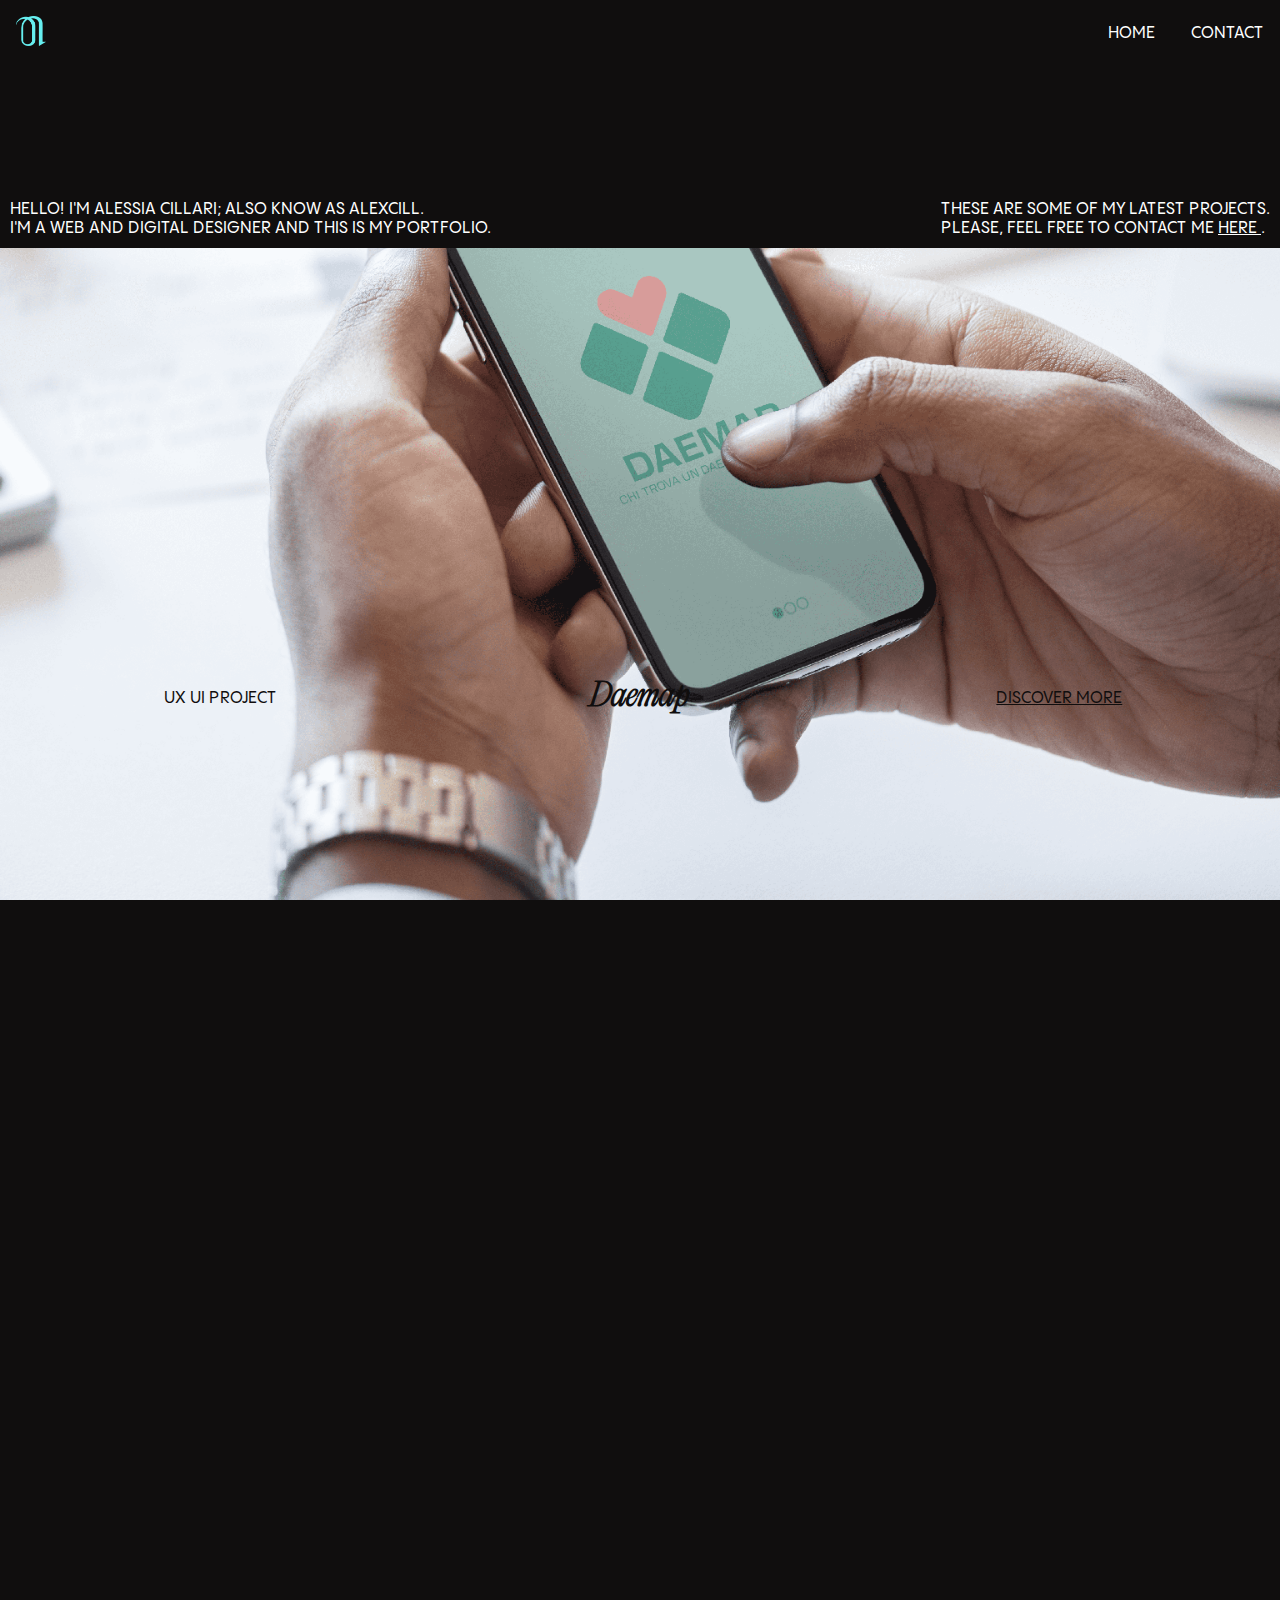
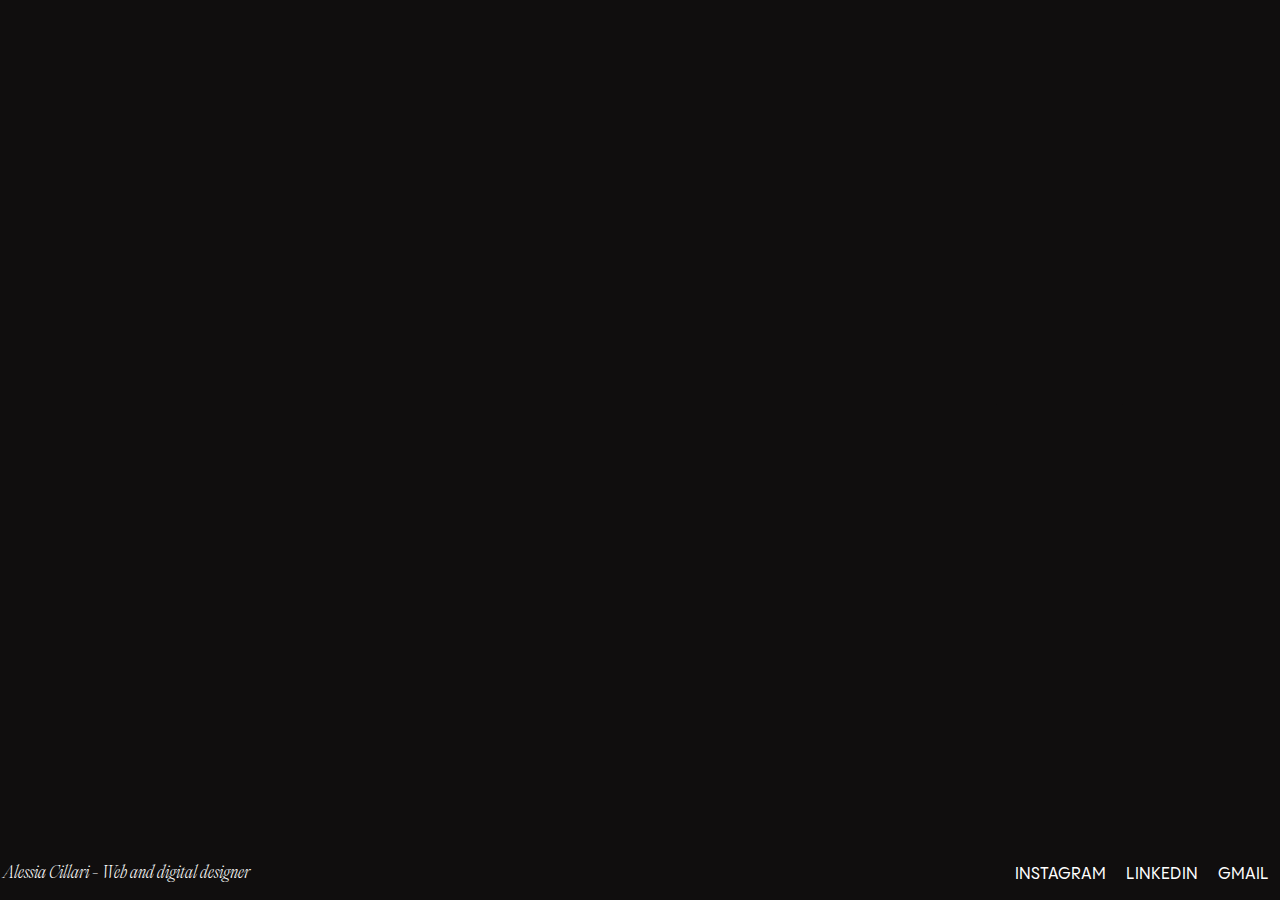
<file: index.html>
<!DOCTYPE html>
<html lang="it">

<meta charset="UTF-8">
<meta name="viewport" content="width=device-width, initial-scale=1.0">

<!-- link fogli di stile -->
<link rel="stylesheet" href="stile.css">

<title> Portfolio</title>
</head>

<body>
  <nav class="top-bar">
    <a class="logo" href="index.html">
      <img src="img/logo.png" alt="" width="30" height="30">
    </a>
    <div class="navbar">
      <a class="nav-item" href="index.html">Home</a>
      <a class="nav-item" href="contact.html">Contact</a>
    </div>
  </nav>

  <header>
    <p>Hello! I'm Alessia Cillari; also know as Alexcill. <br>
      I'm a web and digital designer and this is my portfolio.</p>

    <p> These are some of my latest projects.<br>
      Please, feel free to contact me <a href="mailto:alessiacillari@gmail.com"> here </a>.</p>
  </header>

  <main>
    <div id="container">
      <div class="lavoro uno">
        <div class="text-work">
          <p class="p-work"> ux ui project </p>
          <h2>Daemap</h2>
          <a href="daemap.html" class="cta"> discover more</a>
        </div>
      </div>

      <div class="lavoro due">
        <div class="text-work">
          <p class="p-work"> branding & ux ui project </p>
          <h2>Unmelt</h2>
          <a href="unmelt.html" class="cta"> discover more</a>
        </div>
      </div>

      <div class="lavoro tre">
        <div class="text-work">
          <p class="p-work"> ux ui project </p>
          <h2>Flexform Studio</h2>
          <a href="flexform.html" class="cta"> discover more</a>
        </div>
      </div>

      <div class="lavoro quattro">
        <div class="text-work">
          <p class="p-work"> typography & ux ui project </p>
          <h2>Specimen GT Sectra </h2>
          <a href="specimen.html" class="cta"> discover more</a>
        </div>
      </div>

      <div class="lavoro cinque">
        <div class="text-work">
          <p class="p-work"> editorial & ux ui project </p>
          <h2>Volto magazine</h2>
          <a href="volto.html" class="cta"> discover more</a>
        </div>
      </div>

      <div class="lavoro sei">
        <div class="text-work">
          <p class="p-work"> ux ui project </p>
          <h2>Ray-Ban Remix</h2>
          <a href="rayban.html" class="cta"> discover more</a>
        </div>
      </div>
    </div>
  </main>

  <footer>
    <p>Alessia Cillari - Web and digital designer</p>

    <div class="contact">
      <a href="https://www.instagram.com/alexcill?igsh=MTY5dndxaGhya2ZpZg==">instagram</a>
      <a href="https://it.linkedin.com/in/alessia-cillari-953410252">linkedin</a>
      <a href="mailto:alessiacillari@gmail.com">gmail</a>
    </div>
  </footer>

</body>

</html>
</file>
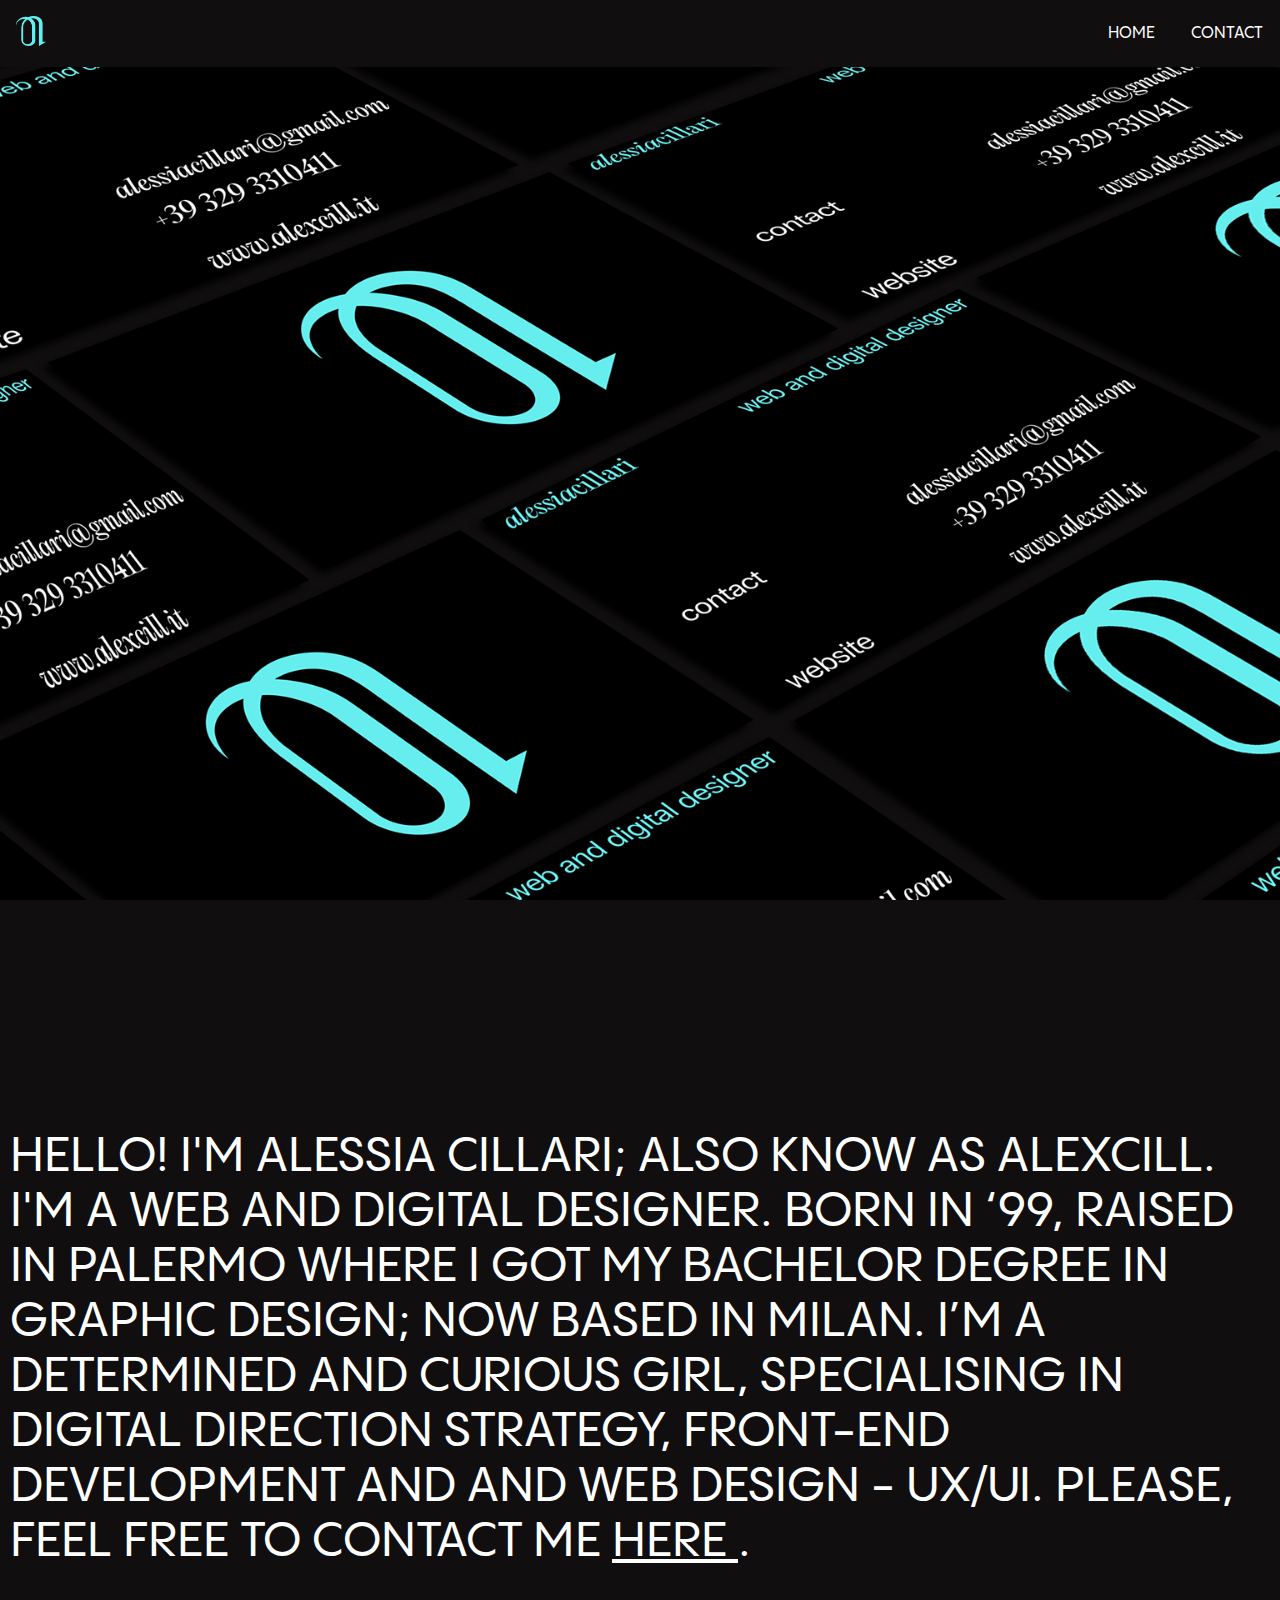
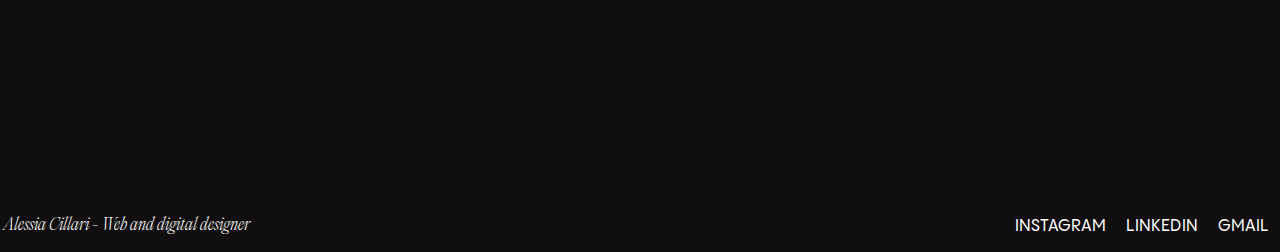
<file: contact.html>
<!DOCTYPE html>
<html lang="it">

<meta charset="UTF-8">
<meta name="viewport" content="width=device-width, initial-scale=1.0">

<!-- link fogli di stile -->
<link rel="stylesheet" href="stile.css">

<title> Portfolio</title>
</head>

<body>
  <nav class="top-bar">
    <a class="logo" href="index.html">
      <img src="img/logo.png" alt="" width="30" height="30">
    </a>
    <div class="navbar">
      <a class="nav-item" href="index.html">Home</a>
      <a class="nav-item" href="contact.html">Contact</a>
    </div>
    </div>
  </nav>
  
  <main>
    <div class="lavoro contact-img"></div>

    <div class="card">
      <p>Hello! I'm Alessia Cillari; also know as Alexcill. <br>
        I'm a web and digital designer. Born in ‘99, raised in Palermo where I got my bachelor degree in graphic design; now based in Milan.
        I’m a determined and curious girl, specialising in digital direction strategy, front-end development and and web
        design - ux/ui. Please, feel free to contact me <a href="mailto:alessiacillari@gmail.com"> here </a>.
      </p>
    </div>



  </main>

  <footer>
    <p>Alessia Cillari - Web and digital designer</p>

    <div class="contact">
      <a href="https://www.instagram.com/alexcill?igsh=MTY5dndxaGhya2ZpZg==">instagram</a>
      <a href="https://it.linkedin.com/in/alessia-cillari-953410252">linkedin</a>
      <a href="mailto:alessiacillari@gmail.com">gmail</a>
    </div>
  </footer>

</body>

</html>
</file>
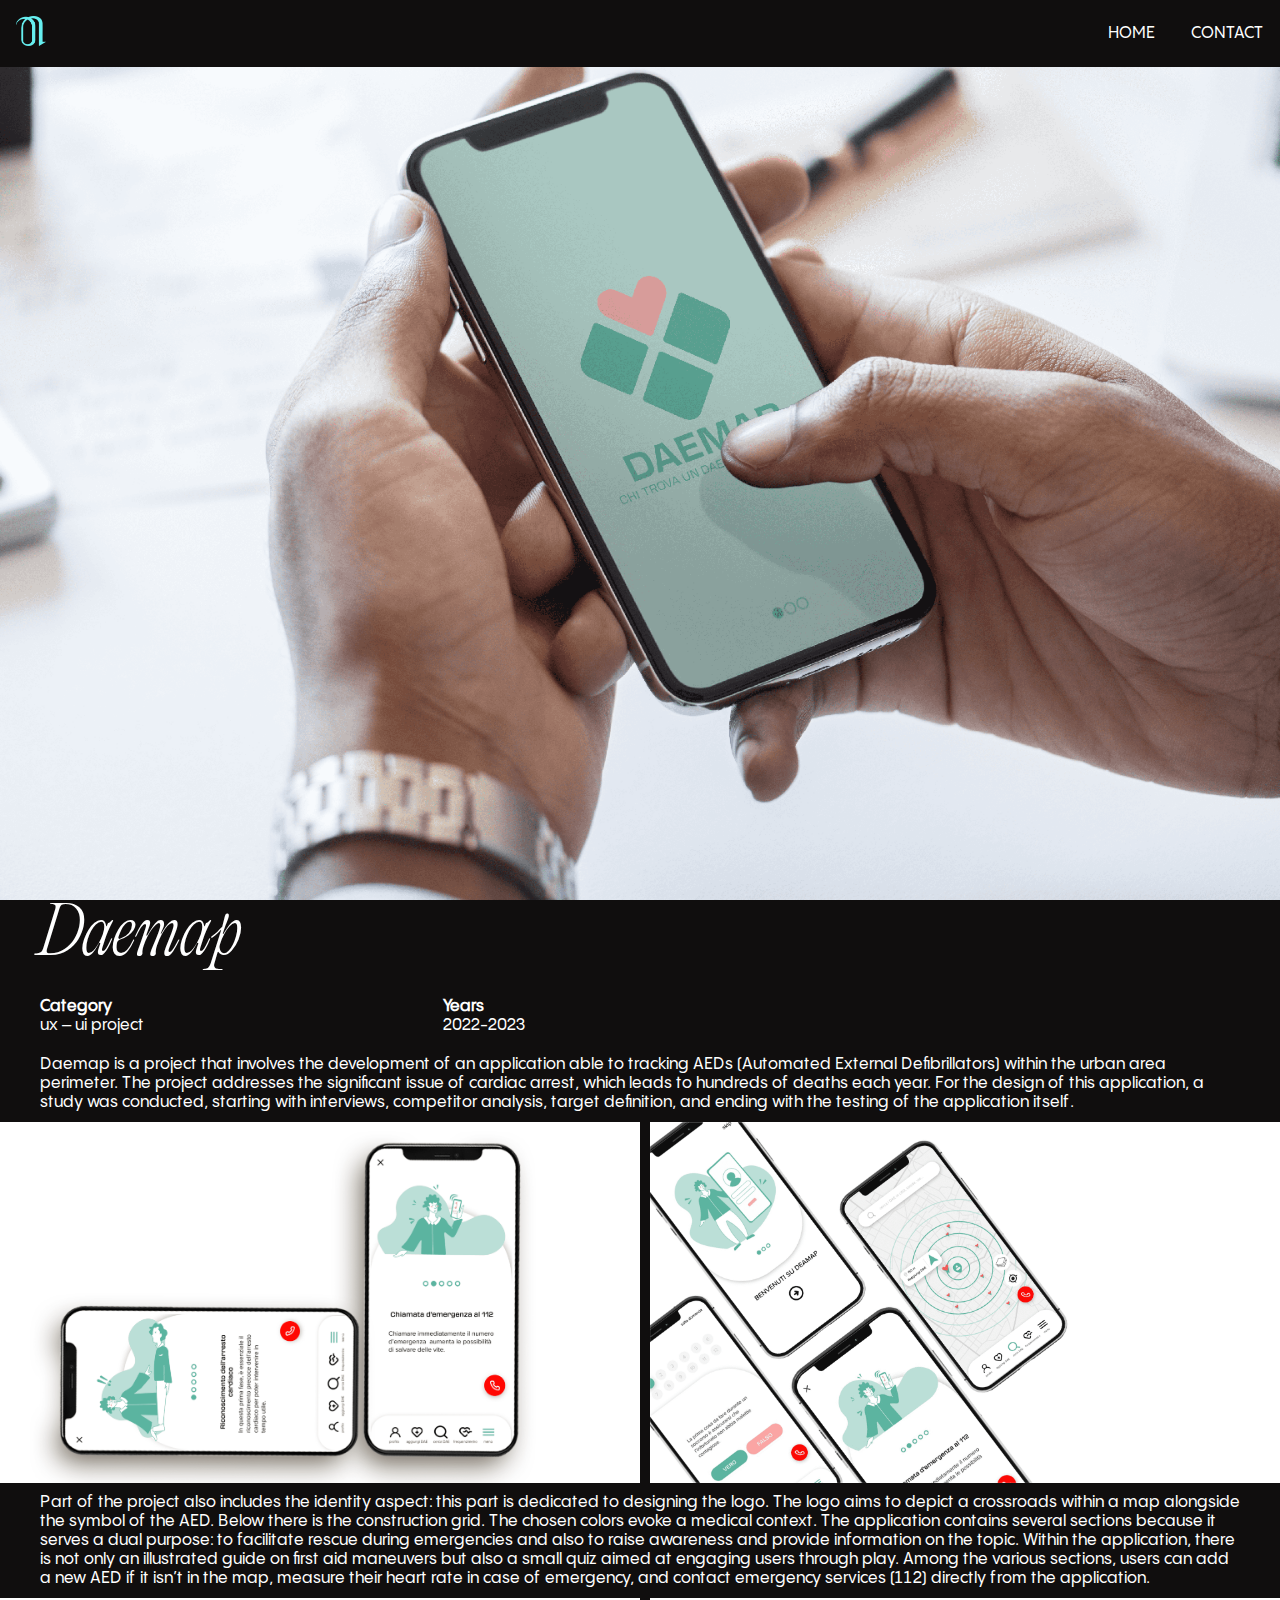
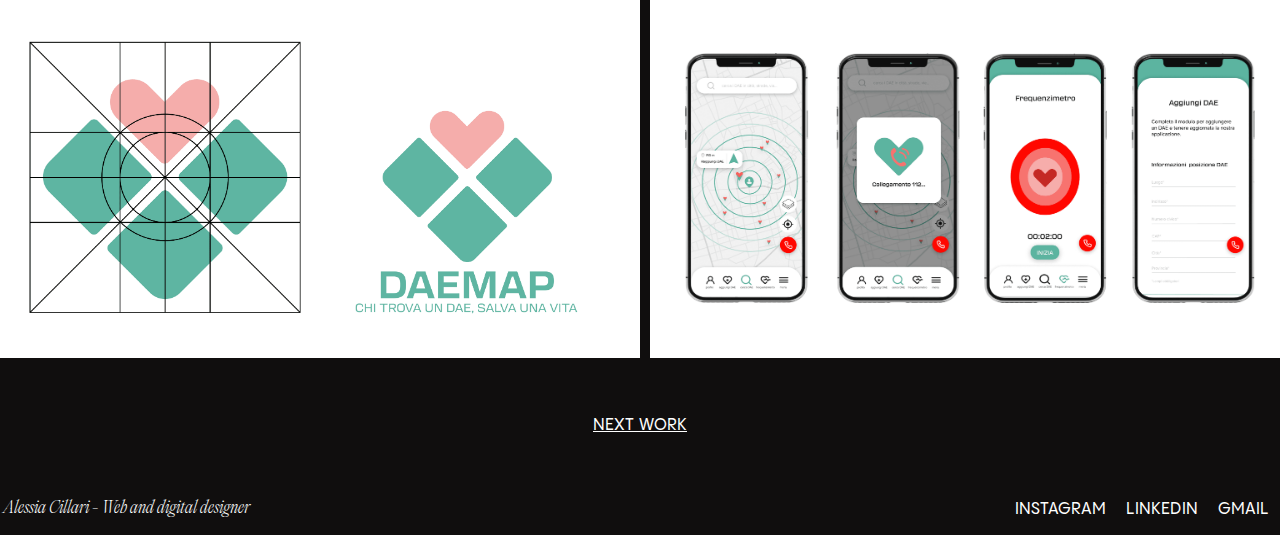
<file: daemap.html>
<!DOCTYPE html>
<html lang="it">

<meta charset="UTF-8">
<meta name="viewport" content="width=device-width, initial-scale=1.0">

<!-- link fogli di stile -->
<link rel="stylesheet" href="stile.css">

<title> Daemap project </title>
</head>

<body>
  <nav class="top-bar">
    <a class="logo" href="index.html">
      <img src="img/logo.png" alt="" width="30" height="30">
    </a>
    <div class="navbar">
      <a class="nav-item" href="index.html">Home</a>
      <a class="nav-item" href="contact.html">Contact</a>
    </div>
    </div>
  </nav>

  <div class="lavoro uno"> </div>

  <div class="container">
    <h1>Daemap</h1>
    <div class="text-intro">
      <p class="p-uno">
        <b> Category</b>
        <br>
        ux – ui project
      </p>

      <p class="p-due">
        <b> Years</b>
        <br>
        2022-2023
      </p>
    </div>
    <p>Daemap is a project that involves the development of an application able to tracking AEDs (Automated External
      Defibrillators) within the urban area perimeter. The project addresses the significant issue of cardiac arrest,
      which leads to hundreds of deaths each year. For the design of this application, a study was conducted, starting
      with interviews, competitor analysis, target definition, and ending with the testing of the application itself.
    </p>
  </div>

  <main class="grid-work">
    <img src="img/tesi/defmockup.png" alt="" class="img-lavori">
    <img src="img/tesi/tesi1.png" alt="" class="img-lavori">
  </main>

  <div class="container">
    <p>Part of the project also includes the identity aspect: this part is dedicated to designing the logo. The logo
      aims to depict a crossroads within a map alongside the symbol of the AED. Below there is the construction grid.
      The chosen colors evoke a medical context.
      The application contains several sections because it serves a dual purpose: to facilitate rescue during
      emergencies and also to raise awareness and provide information on the topic. Within the application, there is not
      only an illustrated guide on first aid maneuvers but also a small quiz aimed at engaging users through play.
      Among the various sections, users can add a new AED if it isn’t in the map, measure their heart rate in case of
      emergency, and contact emergency services (112) directly from the application.</p>
  </div>

  <main class="grid-work">
    <img src="img/tesi/logo-tesi.png" alt="" class="img-lavori">
    <img src="img/tesi/mockup-1.png" alt="" class="img-lavori">
  </main>

  <div class="container">
    <a href="unmelt.html" class="next-work"> Next work </a>
  </div>

  <footer>
    <p>Alessia Cillari - Web and digital designer</p>

    <div class="contact">
      <a href="https://www.instagram.com/alexcill?igsh=MTY5dndxaGhya2ZpZg==">instagram</a>
      <a href="https://it.linkedin.com/in/alessia-cillari-953410252">linkedin</a>
      <a href="mailto:alessiacillari@gmail.com">gmail</a>
    </div>
  </footer>

</body>
</file>
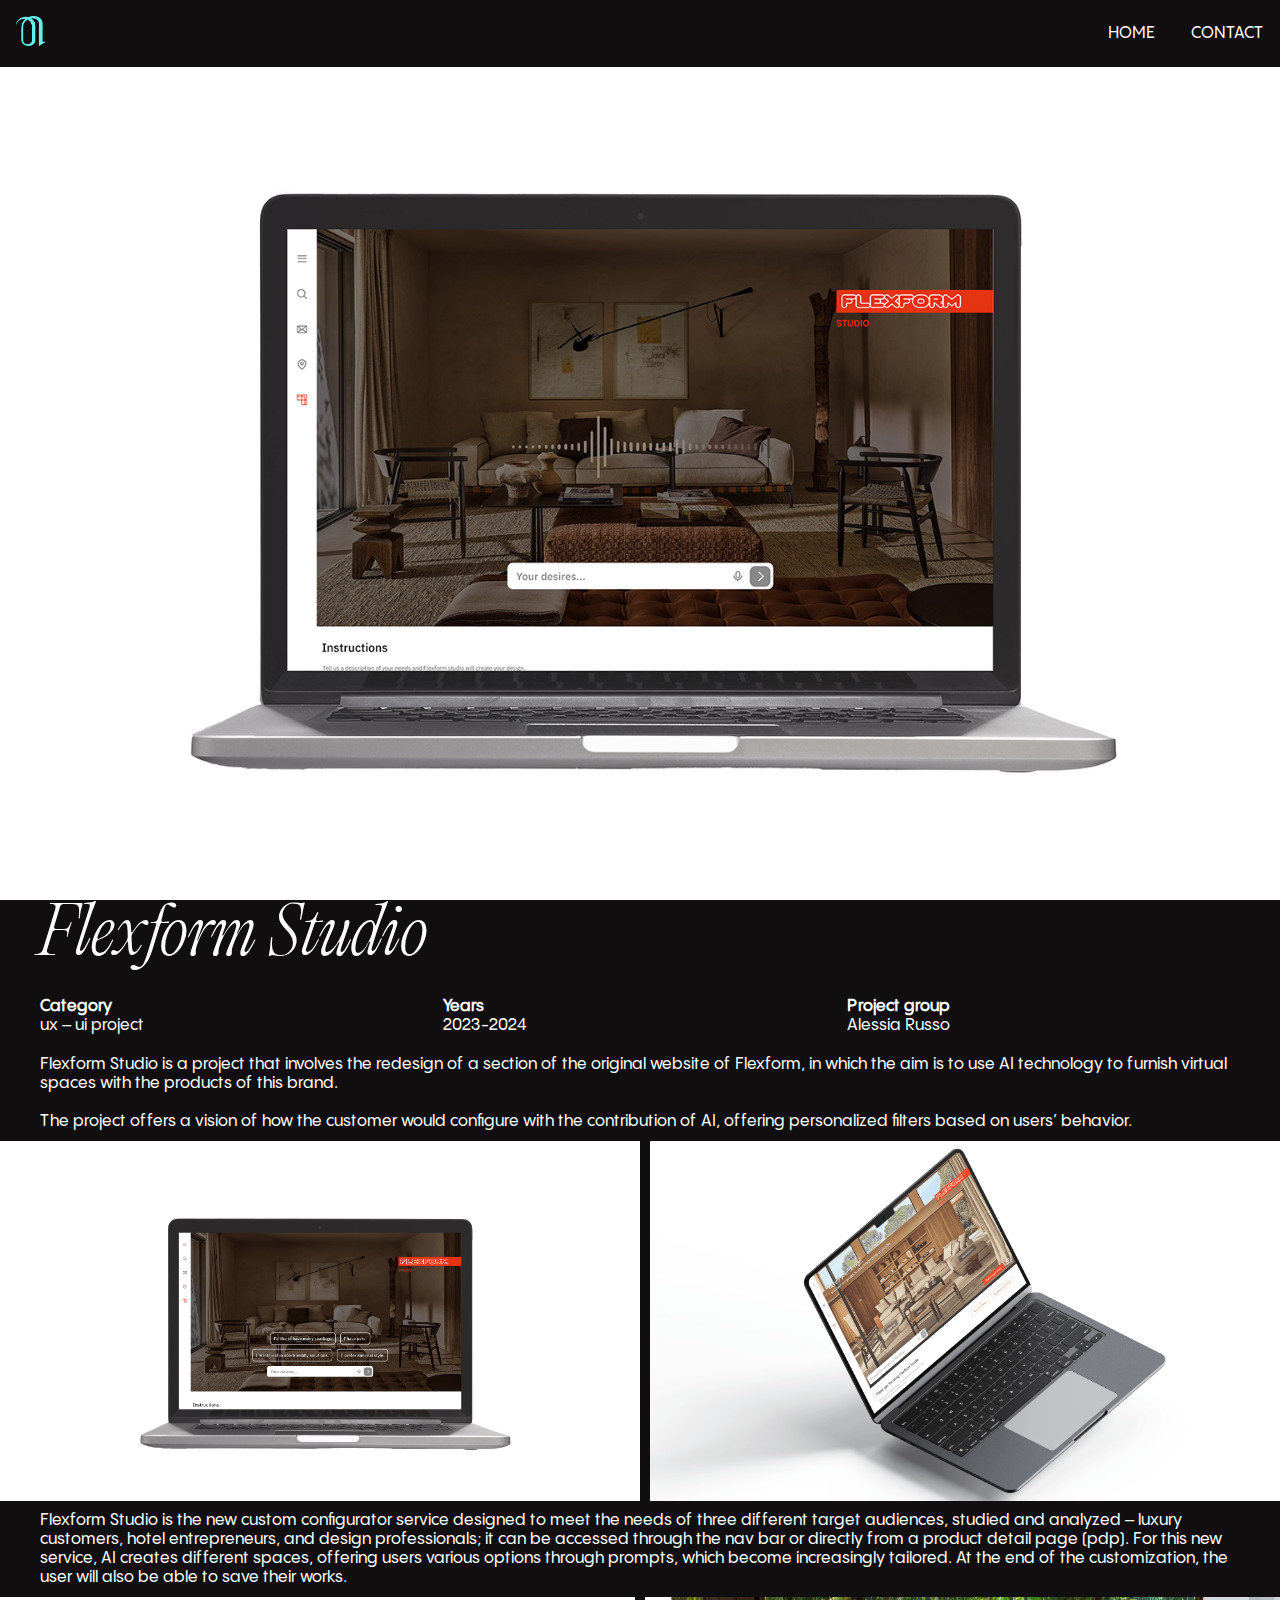
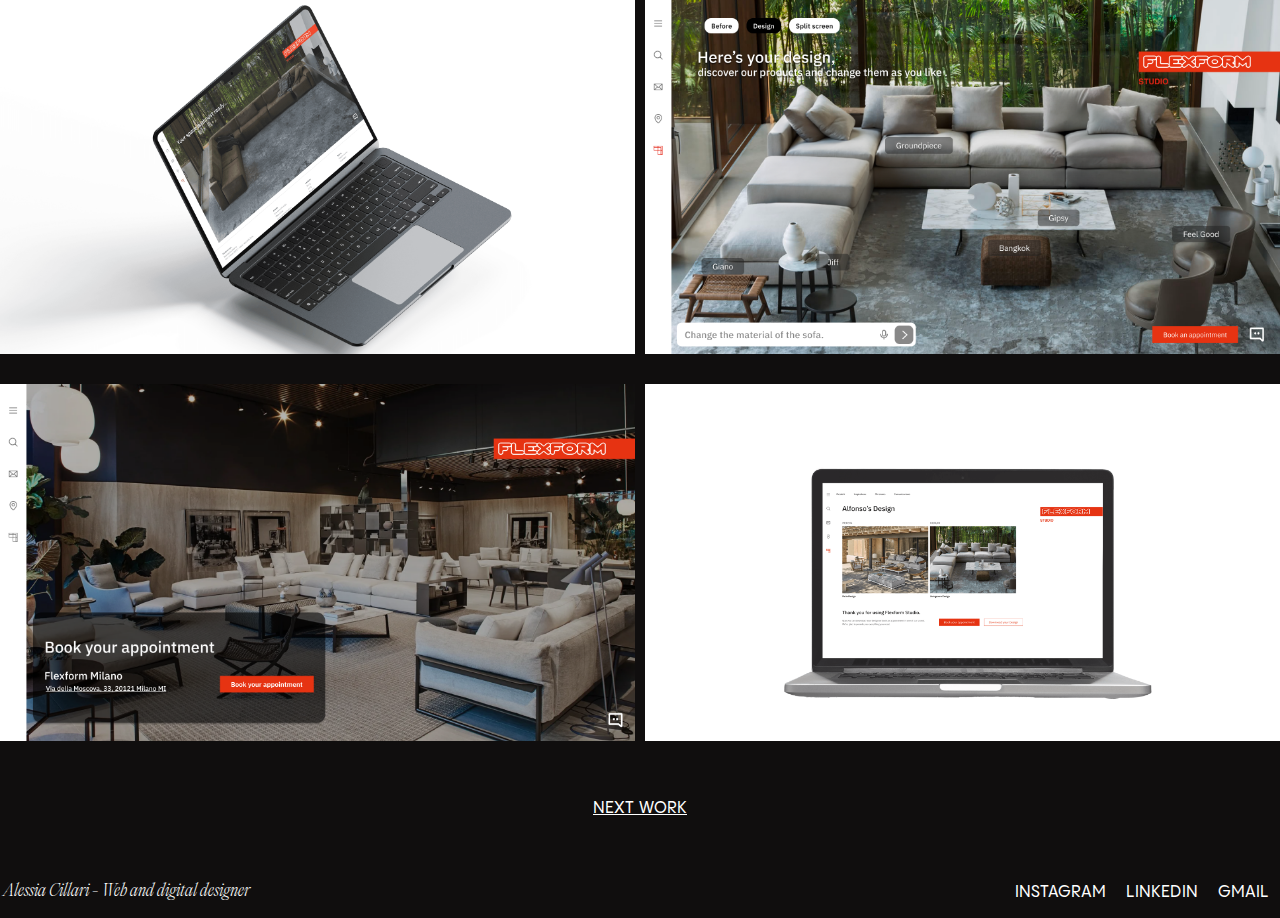
<file: flexform.html>
<!DOCTYPE html>
<html lang="it">

<meta charset="UTF-8">
<meta name="viewport" content="width=device-width, initial-scale=1.0">

<!-- link fogli di stile -->
<link rel="stylesheet" href="stile.css">

<title> Flexform Studio project </title>
</head>

<body>
  <nav class="top-bar">
    <a class="logo" href="index.html">
      <img src="img/logo.png" alt="" width="30" height="30">
    </a>
    <div class="navbar">
      <a class="nav-item" href="index.html">Home</a>
      <a class="nav-item" href="contact.html">Contact</a>
    </div>
    </div>
  </nav>

  <div class="lavoro tre"> </div>

  <div class="container">
    <h1>Flexform Studio</h1>
    <div class="text-intro">
      <p class="p-uno">
        <b> Category</b>
        <br>
        ux – ui project
      </p>

      <p class="p-due">
        <b> Years</b>
        <br>
        2023-2024
      </p>

      <p>
        <b> Project group</b>
        <br>
        Alessia Russo
      </p>
    </div>
    <p>Flexform Studio is a project that involves the redesign of a section of the original website of Flexform, in
      which the aim is to use AI technology to furnish virtual spaces with the products of this brand.
    </p>
    <br>
    <p>The project offers a vision of how the customer would configure with the contribution of AI, offering
      personalized filters based on users’ behavior.
    </p>
  </div>

  <main class="grid-work">
    <img src="img/flexform/flexform05.png" alt="" class="img-lavori">
    <img src="img/flexform/flexform04.png" alt="" class="img-lavori">
  </main>

  <div class="container">
    <p>Flexform Studio is the new custom configurator service designed
      to meet the needs of three different target audiences, studied
      and analyzed – luxury customers, hotel entrepreneurs, and design professionals; it can be accessed through the nav
      bar or directly from a product detail page (pdp). For this new service, AI creates different spaces, offering
      users various options through prompts, which become increasingly tailored. At the end of the customization, the
      user will also be able to save their works.
    </p>
  </div>

  <main class="grid-work-due">
    <img src="img/flexform/flexform03.png" alt="" class="img-lavori" width="100%" height="auto">
    <img src="img/flexform/ai-design.png" alt="" class="img-lavori" width="100%" height="auto">

    <img src="img/flexform/appoinment.png" alt="" class="img-lavori" width="100%" height="auto">
    <img src="img/flexform/flexform01.png" alt="" class="img-lavori" width="100%" height="auto">

  </main>

  <div class="container">
    <a href="specimen.html" class="next-work"> Next work </a>
  </div>

  <footer>
    <p>Alessia Cillari - Web and digital designer</p>

    <div class="contact">
      <a href="https://www.instagram.com/alexcill?igsh=MTY5dndxaGhya2ZpZg==">instagram</a>
      <a href="https://it.linkedin.com/in/alessia-cillari-953410252">linkedin</a>
      <a href="mailto:alessiacillari@gmail.com">gmail</a>
    </div>
  </footer>

</body>
</file>
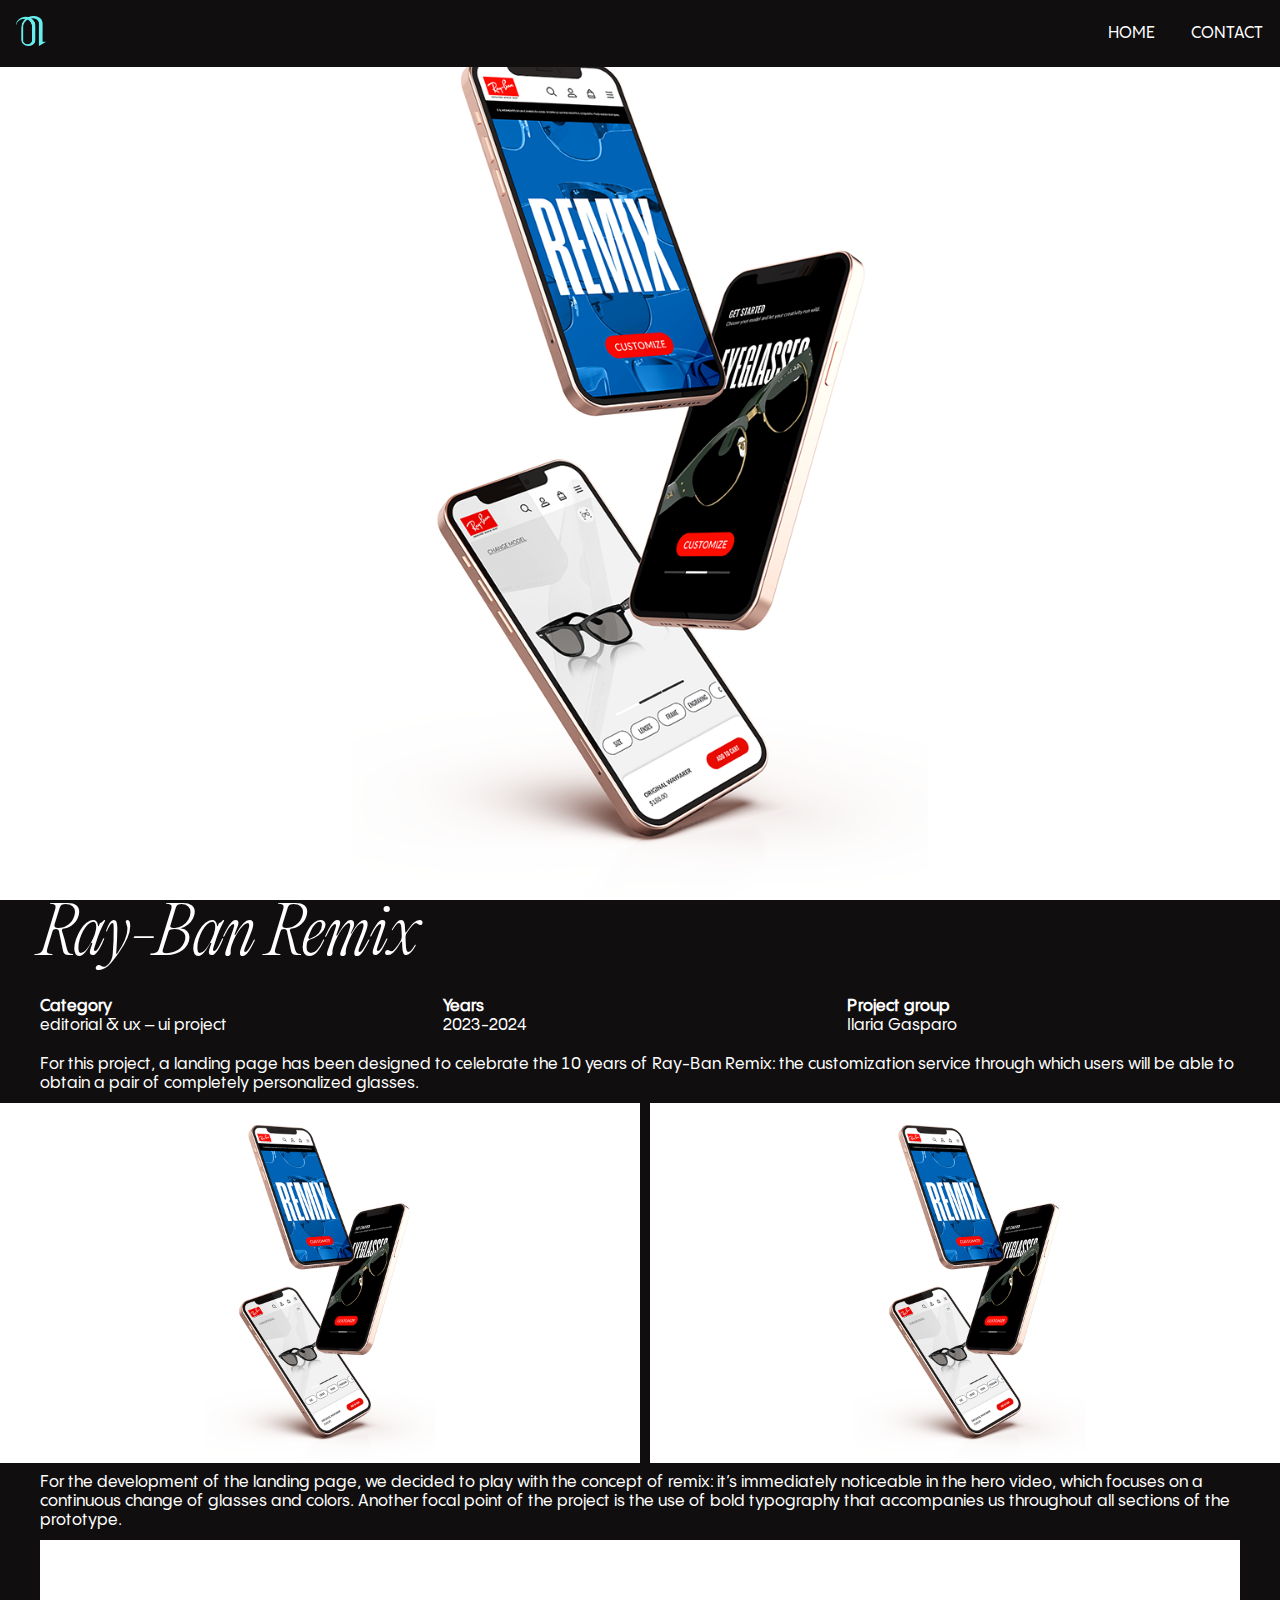
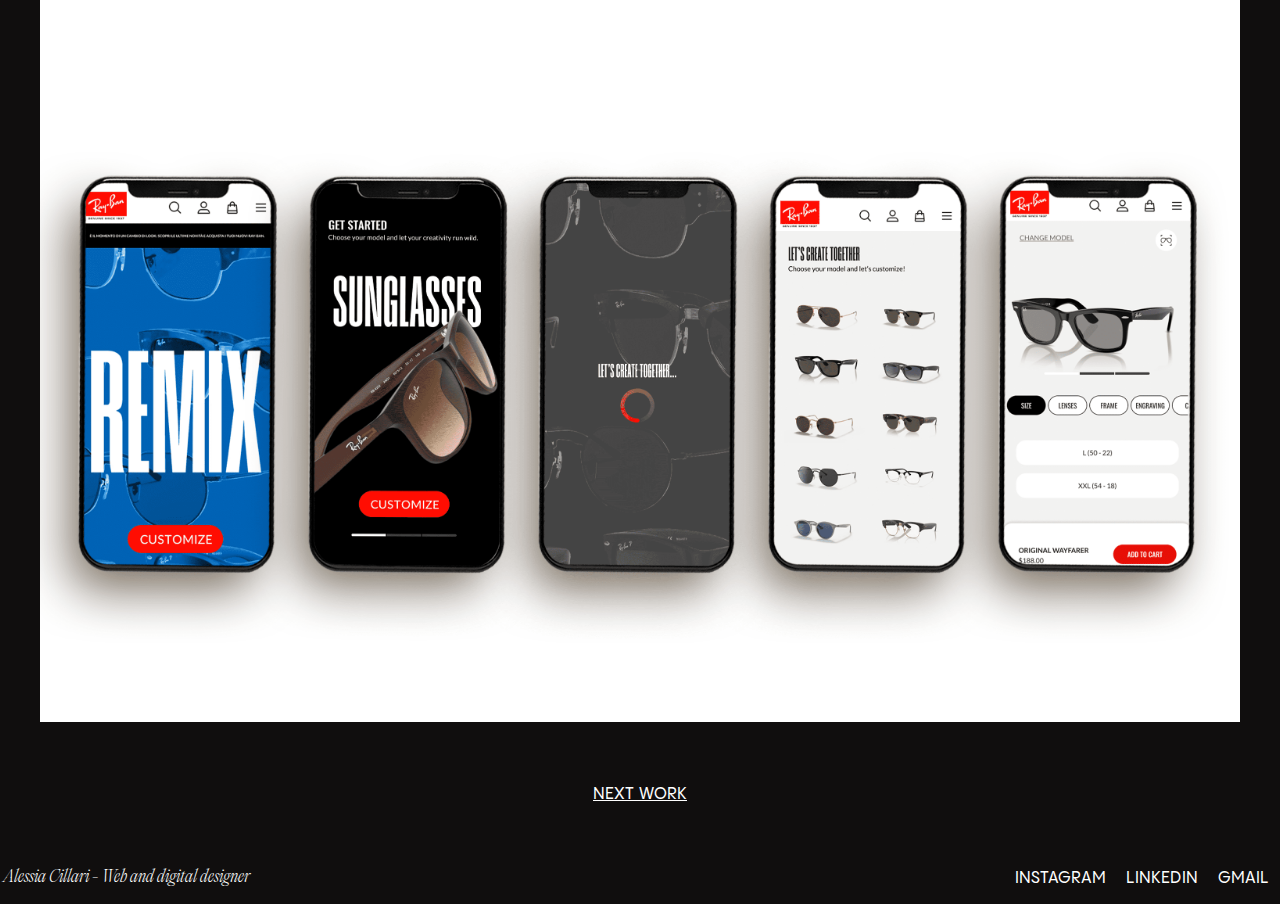
<file: rayban.html>
<!DOCTYPE html>
<html lang="it">

<meta charset="UTF-8">
<meta name="viewport" content="width=device-width, initial-scale=1.0">

<!-- link fogli di stile -->
<link rel="stylesheet" href="stile.css">

<title> Ray-Ban Remix project </title>
</head>

<body>
  <nav class="top-bar">
    <a class="logo" href="index.html">
      <img src="img/logo.png" alt="" width="30" height="30">
    </a>
    <div class="navbar">
      <a class="nav-item" href="index.html">Home</a>
      <a class="nav-item" href="contact.html">Contact</a>
    </div>
    </div>
  </nav>

  <div class="lavoro sei"> </div>

  <div class="container">
    <h1> Ray-Ban Remix </h1>
    <div class="text-intro">
      <p class="p-uno">
        <b> Category </b>
        <br>
        editorial & ux – ui project
      </p>

      <p class="p-due">
        <b> Years</b>
        <br>
        2023-2024
      </p>

      <p>
        <b> Project group</b>
        <br>
        Ilaria Gasparo
      </p>
    </div>
    <p>For this project, a landing page has been designed to celebrate the 10 years of Ray-Ban Remix: the customization
      service through which users will be able to obtain a pair of completely personalized glasses.
    </p>
  </div>

  <main class="grid-work">
    <img src="img/rayban.png" alt="" class="img-lavori" width="auto" height="100vh">
    <img src="img/rayban.png" alt="" class="img-lavori" width="auto" height="100vh">
  </main>

  <div class="container">
    <p>For the development of the landing page, we decided to play with the concept of remix: it’s immediately
      noticeable in the hero video, which focuses on a continuous change of glasses and colors. Another focal point of
      the project is the use of bold typography that accompanies us throughout all sections of the prototype.
    </p>
  </div>

  <div class="container">
    <img src="img/rayban/rayban.png" alt="" class="img-lavori" width="100%" height="auto">
  </div>

  <div class="container">
    <a href="daemap.html" class="next-work"> Next work </a>
  </div>

  <footer>
    <p>Alessia Cillari - Web and digital designer</p>

    <div class="contact">
      <a href="https://www.instagram.com/alexcill?igsh=MTY5dndxaGhya2ZpZg==">instagram</a>
      <a href="https://it.linkedin.com/in/alessia-cillari-953410252">linkedin</a>
      <a href="mailto:alessiacillari@gmail.com">gmail</a>
    </div>
  </footer>

</body>
</file>
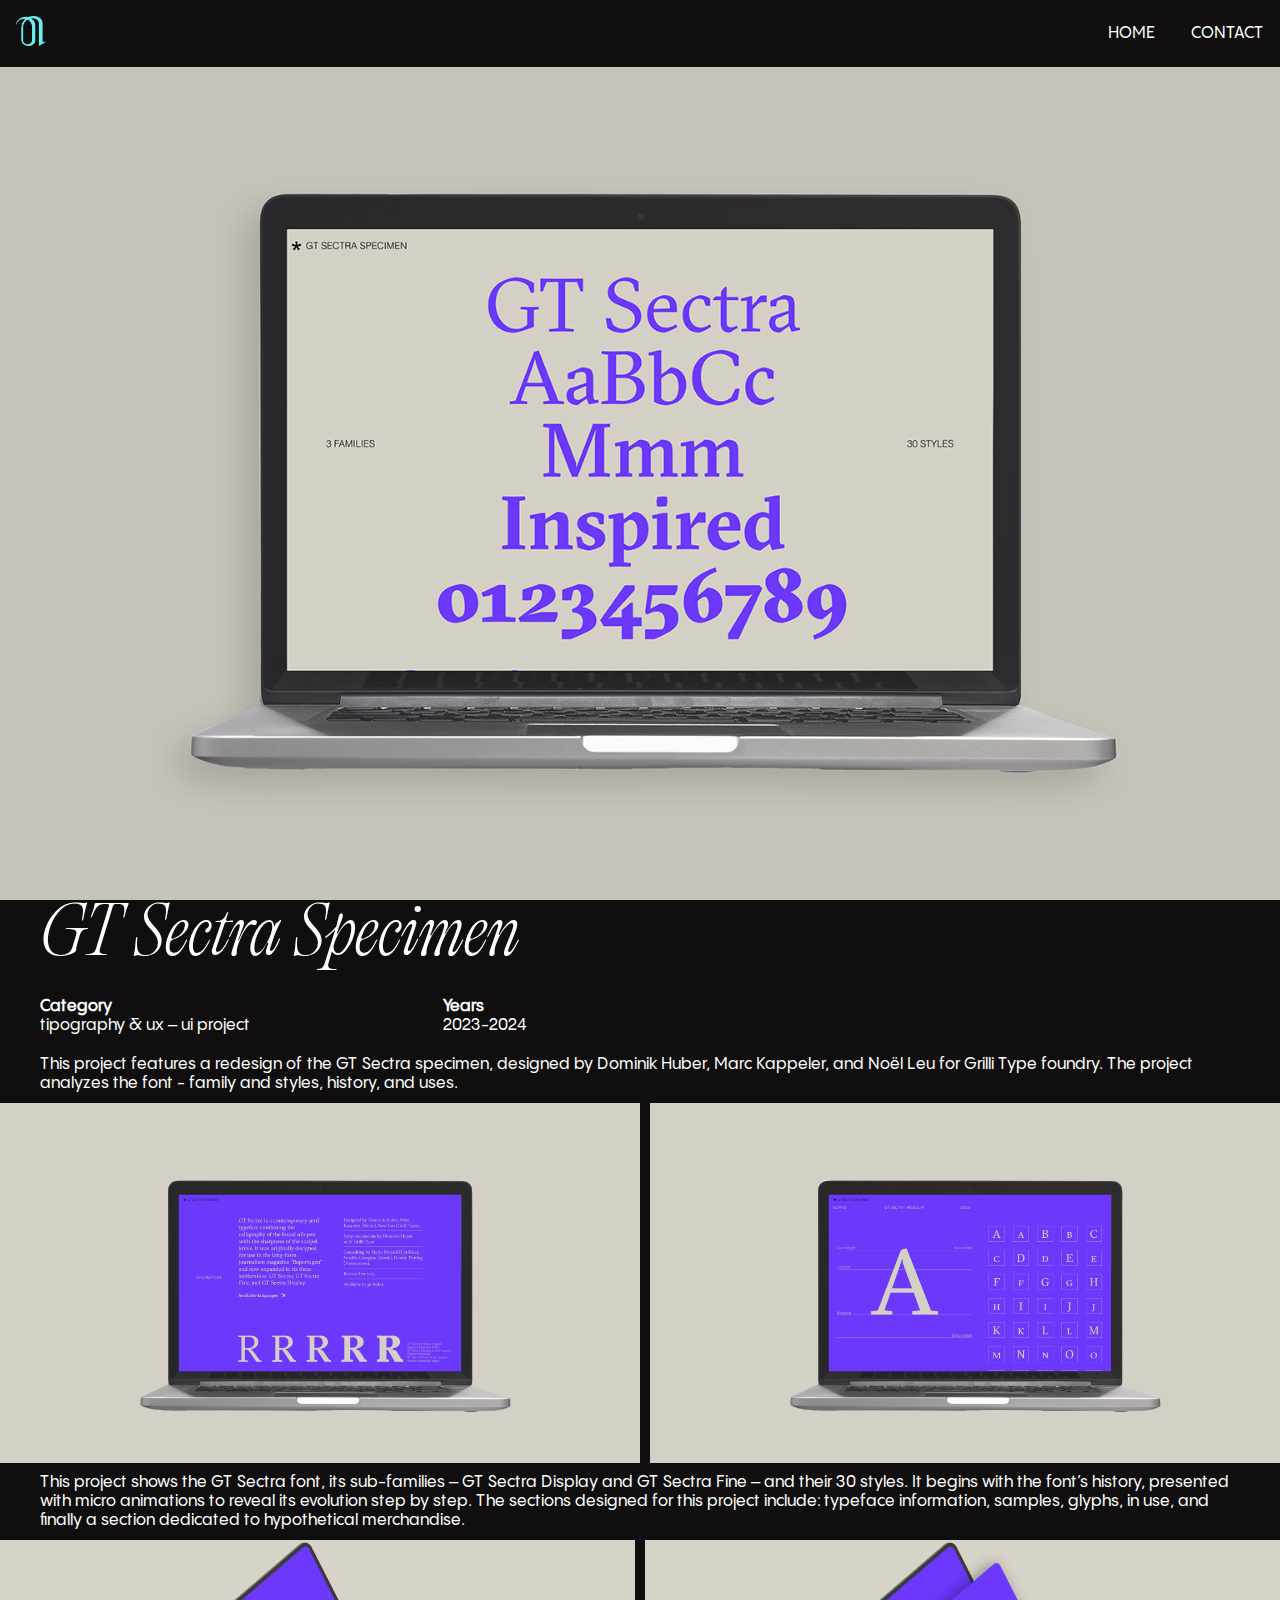
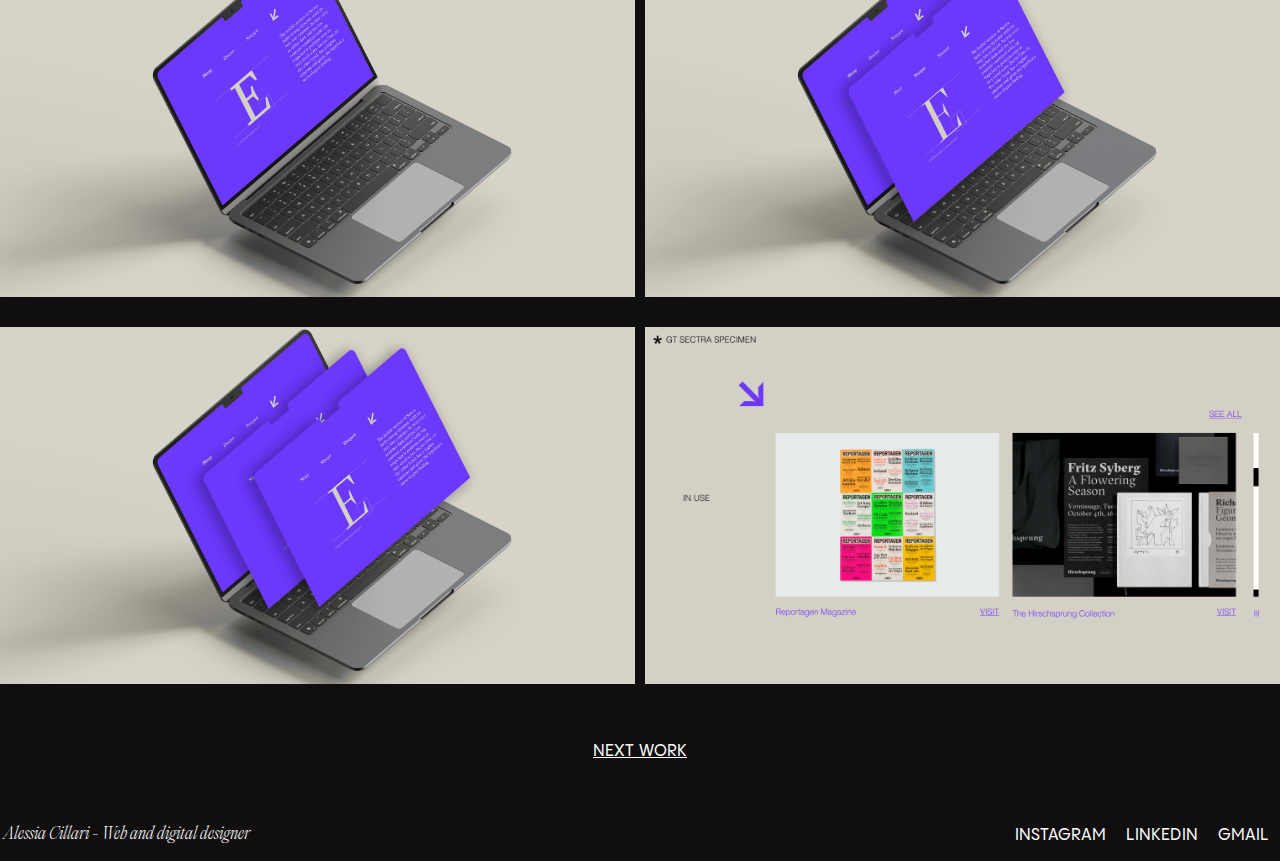
<file: specimen.html>
<!DOCTYPE html>
<html lang="it">

<meta charset="UTF-8">
<meta name="viewport" content="width=device-width, initial-scale=1.0">

<!-- link fogli di stile -->
<link rel="stylesheet" href="stile.css">

<title> GT Sectra Specimen project </title>
</head>

<body>
  <nav class="top-bar">
    <a class="logo" href="index.html">
      <img src="img/logo.png" alt="" width="30" height="30">
    </a>
    <div class="navbar">
      <a class="nav-item" href="index.html">Home</a>
      <a class="nav-item" href="contact.html">Contact</a>
    </div>
    </div>
  </nav>

  <div class="lavoro quattro"> </div>

  <div class="container">
    <h1> GT Sectra Specimen </h1>
    <div class="text-intro">
      <p class="p-uno">
        <b> Category </b>
        <br>
        tipography & ux – ui project
      </p>

      <p class="p-due">
        <b> Years</b>
        <br>
        2023-2024
      </p>

    </div>
    <p>This project features a redesign of the GT Sectra specimen, designed by Dominik Huber, Marc Kappeler, and Noël
      Leu for Grilli Type foundry. The project analyzes the font - family and styles, history, and uses.
    </p>
  </div>

  <main class="grid-work">
    <img src="img/specimen/specimen01.png" alt="" class="img-lavori">
    <img src="img/specimen/specimen02.png" alt="" class="img-lavori">
  </main>

  <div class="container">
    <p>This project shows the GT Sectra font, its sub-families – GT Sectra Display and GT Sectra Fine – and their 30
      styles. It begins with the font’s history, presented with micro animations to reveal its evolution step by step.
      The sections designed for this project include: typeface information, samples, glyphs, in use, and finally a
      section dedicated to hypothetical merchandise.</p>
  </div>

  <main class="grid-work-due">
    <img src="img/specimen/34.png" alt="" class="img-lavori" width="100%" height="auto">
    <img src="img/specimen/35.png" alt="" class="img-lavori" width="100%" height="auto">
    <img src="img/specimen/36.png" alt="" class="img-lavori" width="100%" height="auto">

    <img src="img/specimen/display.png" alt="" class="img-lavori" width="100%" height="auto">
  </main>

  <div class="container">
    <a href="volto.html" class="next-work"> Next work </a>
  </div>

  <footer>
    <p>Alessia Cillari - Web and digital designer</p>

    <div class="contact">
      <a href="https://www.instagram.com/alexcill?igsh=MTY5dndxaGhya2ZpZg==">instagram</a>
      <a href="https://it.linkedin.com/in/alessia-cillari-953410252">linkedin</a>
      <a href="mailto:alessiacillari@gmail.com">gmail</a>
    </div>
  </footer>

</body>
</file>
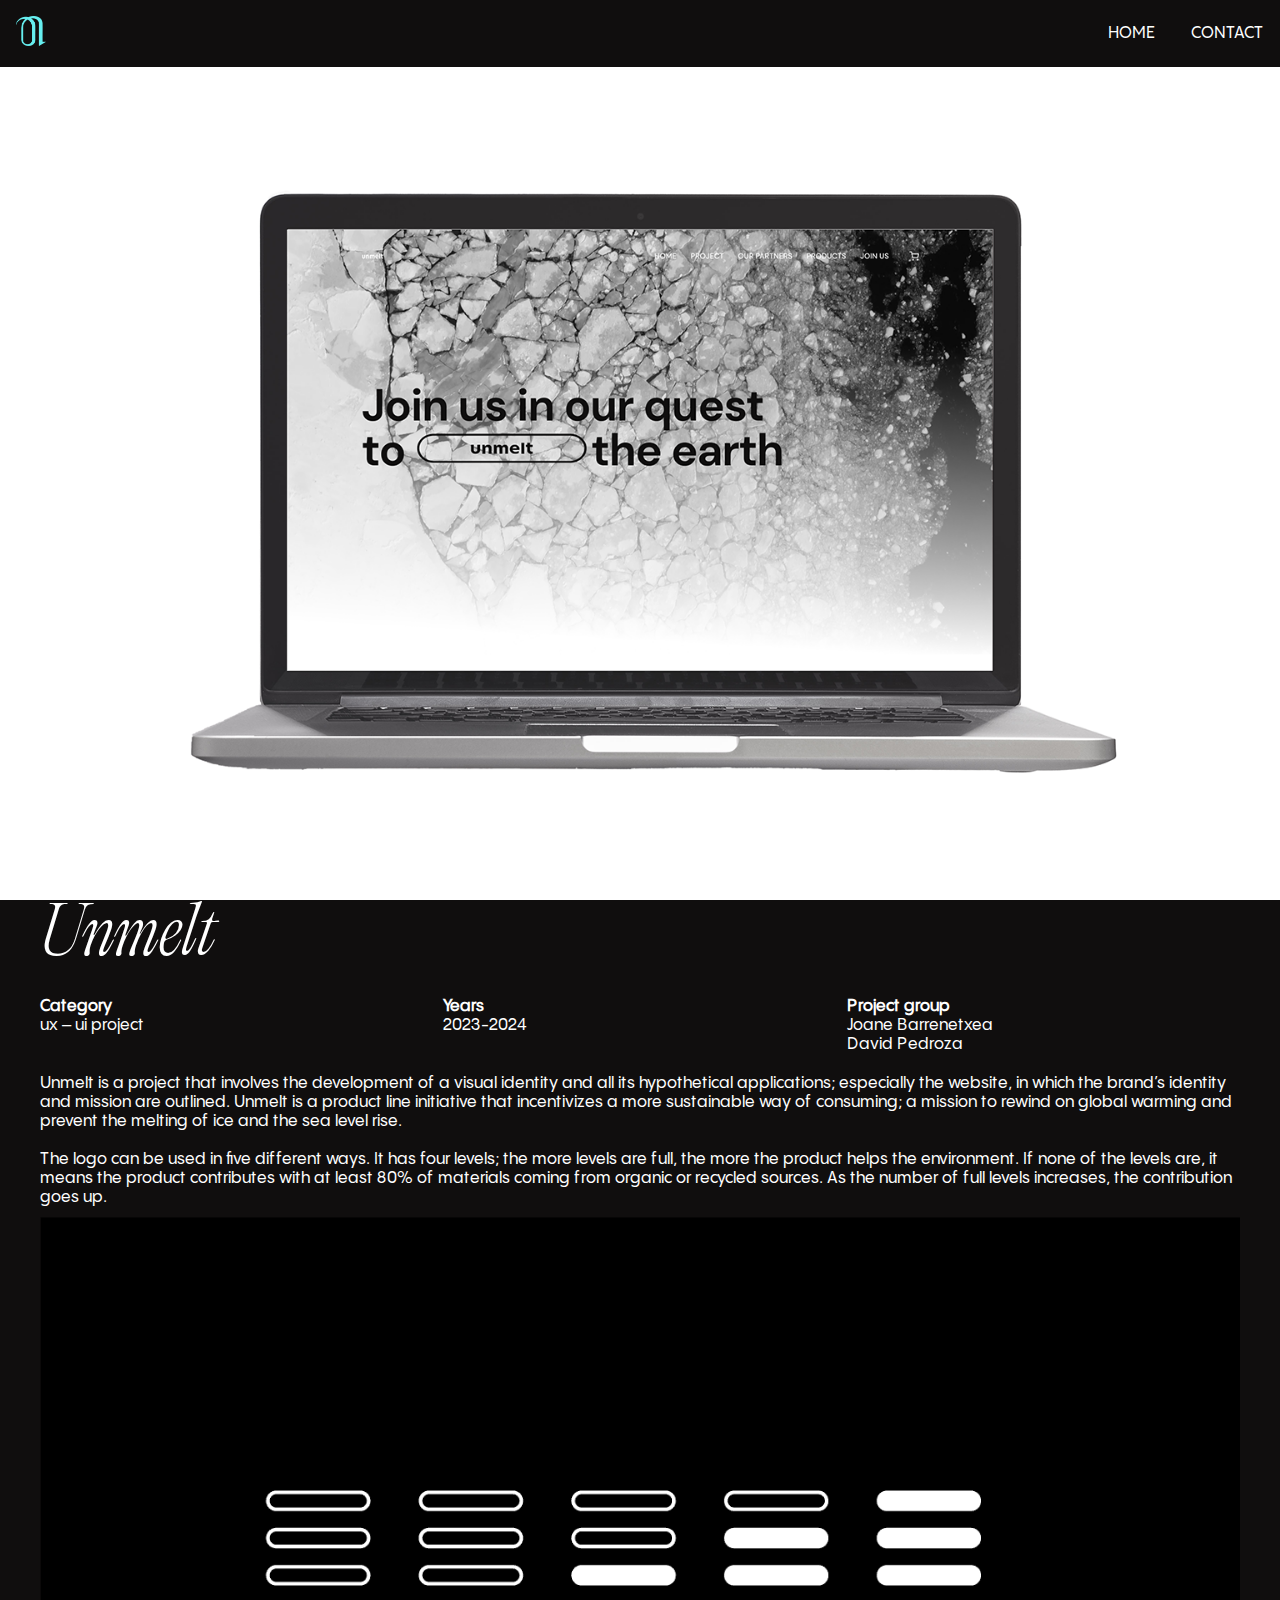
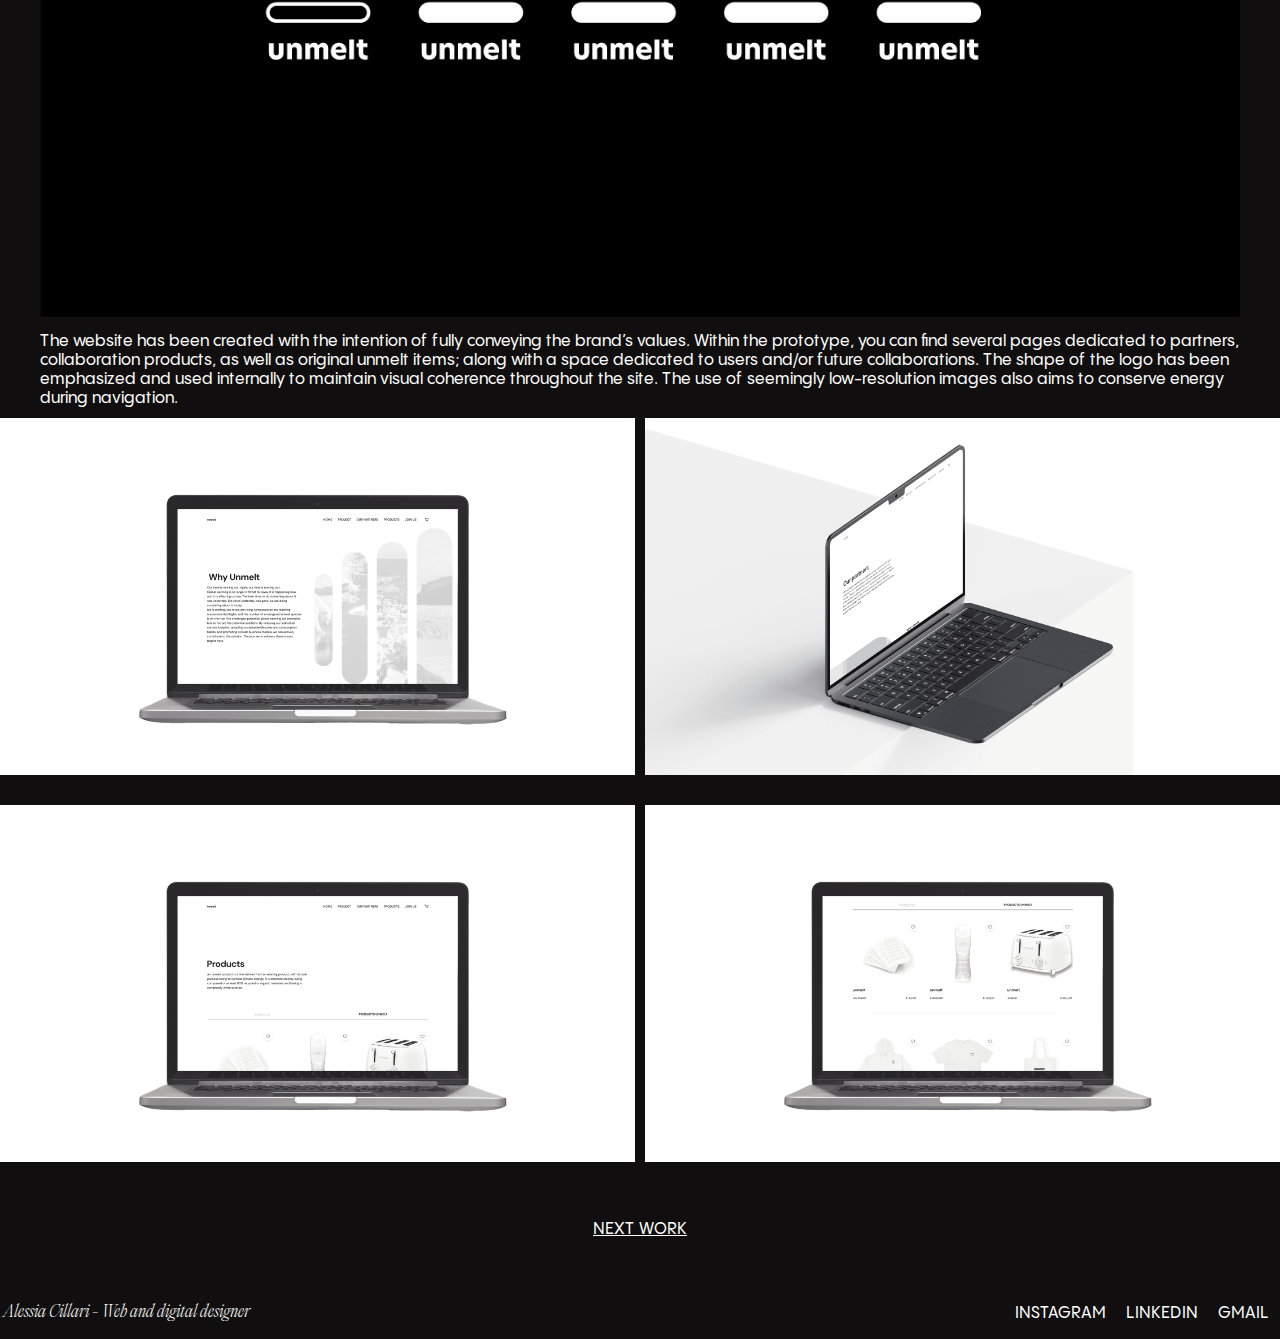
<file: unmelt.html>
<!DOCTYPE html>
<html lang="it">

<meta charset="UTF-8">
<meta name="viewport" content="width=device-width, initial-scale=1.0">

<!-- link fogli di stile -->
<link rel="stylesheet" href="stile.css">

<title> Unmelt project </title>
</head>

<body>
  <nav class="top-bar">
    <a class="logo" href="index.html">
      <img src="img/logo.png" alt="" width="30" height="30">
    </a>
    <div class="navbar">
      <a class="nav-item" href="index.html">Home</a>
      <a class="nav-item" href="contact.html">Contact</a>
    </div>
    </div>
  </nav>

  <div class="lavoro due"> </div>

  <div class="container">
    <h1>Unmelt</h1>
    <div class="text-intro">
      <p class="p-uno">
        <b> Category</b>
        <br>
        ux – ui project
      </p>

      <p class="p-due">
        <b> Years</b>
        <br>
        2023-2024
      </p>

      <p>
        <b> Project group</b>
        <br>
        Joane Barrenetxea
        <br>
        David Pedroza
      </p>
    </div>
    <p class="paragraph"> Unmelt is a project that involves the development of a visual identity and all its
      hypothetical applications;
      especially the website, in which the brand’s identity and mission are outlined. Unmelt is a product line
      initiative that incentivizes a more sustainable way of consuming; a mission to rewind on global warming and
      prevent the melting of ice and the sea level rise.
    </p>
    <br>
    <p class="paragraph">The logo can be used in five different ways. It has four levels; the more levels are full, the
      more the product
      helps the environment.
      If none of the levels are, it means the product contributes with at least 80% of materials coming from organic or
      recycled sources. As the number of full levels increases, the contribution goes up.
    </p>
  </div>

  <div class="container">
    <img src="img/unmelt/unmelt logo.png" alt="" class="img-lavori-due">
    <p class="paragraph">The website has been created with the intention of fully conveying the brand’s values. Within
      the prototype, you
      can find several pages dedicated to partners, collaboration products, as well as original unmelt items; along with
      a space dedicated to users and/or future collaborations. The shape of the logo has been emphasized and used
      internally to maintain visual coherence throughout the site.
      The use of seemingly low-resolution images also aims to conserve energy during navigation.</p>
  </div>

  <main class="grid-work-due">
    <img src="img/unmelt/unmelt06.png" alt="" class="img-lavori" width="100%" height="auto">
    <img src="img/unmelt/unmelt02.png" alt="" class="img-lavori" width="100%" height="auto">
    <img src="img/unmelt/unmelt05.png" alt="" class="img-lavori" width="100%" height="auto">
    <img src="img/unmelt/unmelt04.png" alt="" class="img-lavori" width="100%" height="auto">
  </main>

  <div class="container">
    <a href="flexform.html" class="next-work"> Next work </a>
  </div>

  <footer>
    <p>Alessia Cillari - Web and digital designer</p>

    <div class="contact">
      <a href="https://www.instagram.com/alexcill?igsh=MTY5dndxaGhya2ZpZg==">instagram</a>
      <a href="https://it.linkedin.com/in/alessia-cillari-953410252">linkedin</a>
      <a href="mailto:alessiacillari@gmail.com">gmail</a>
    </div>
  </footer>

</body>
</file>
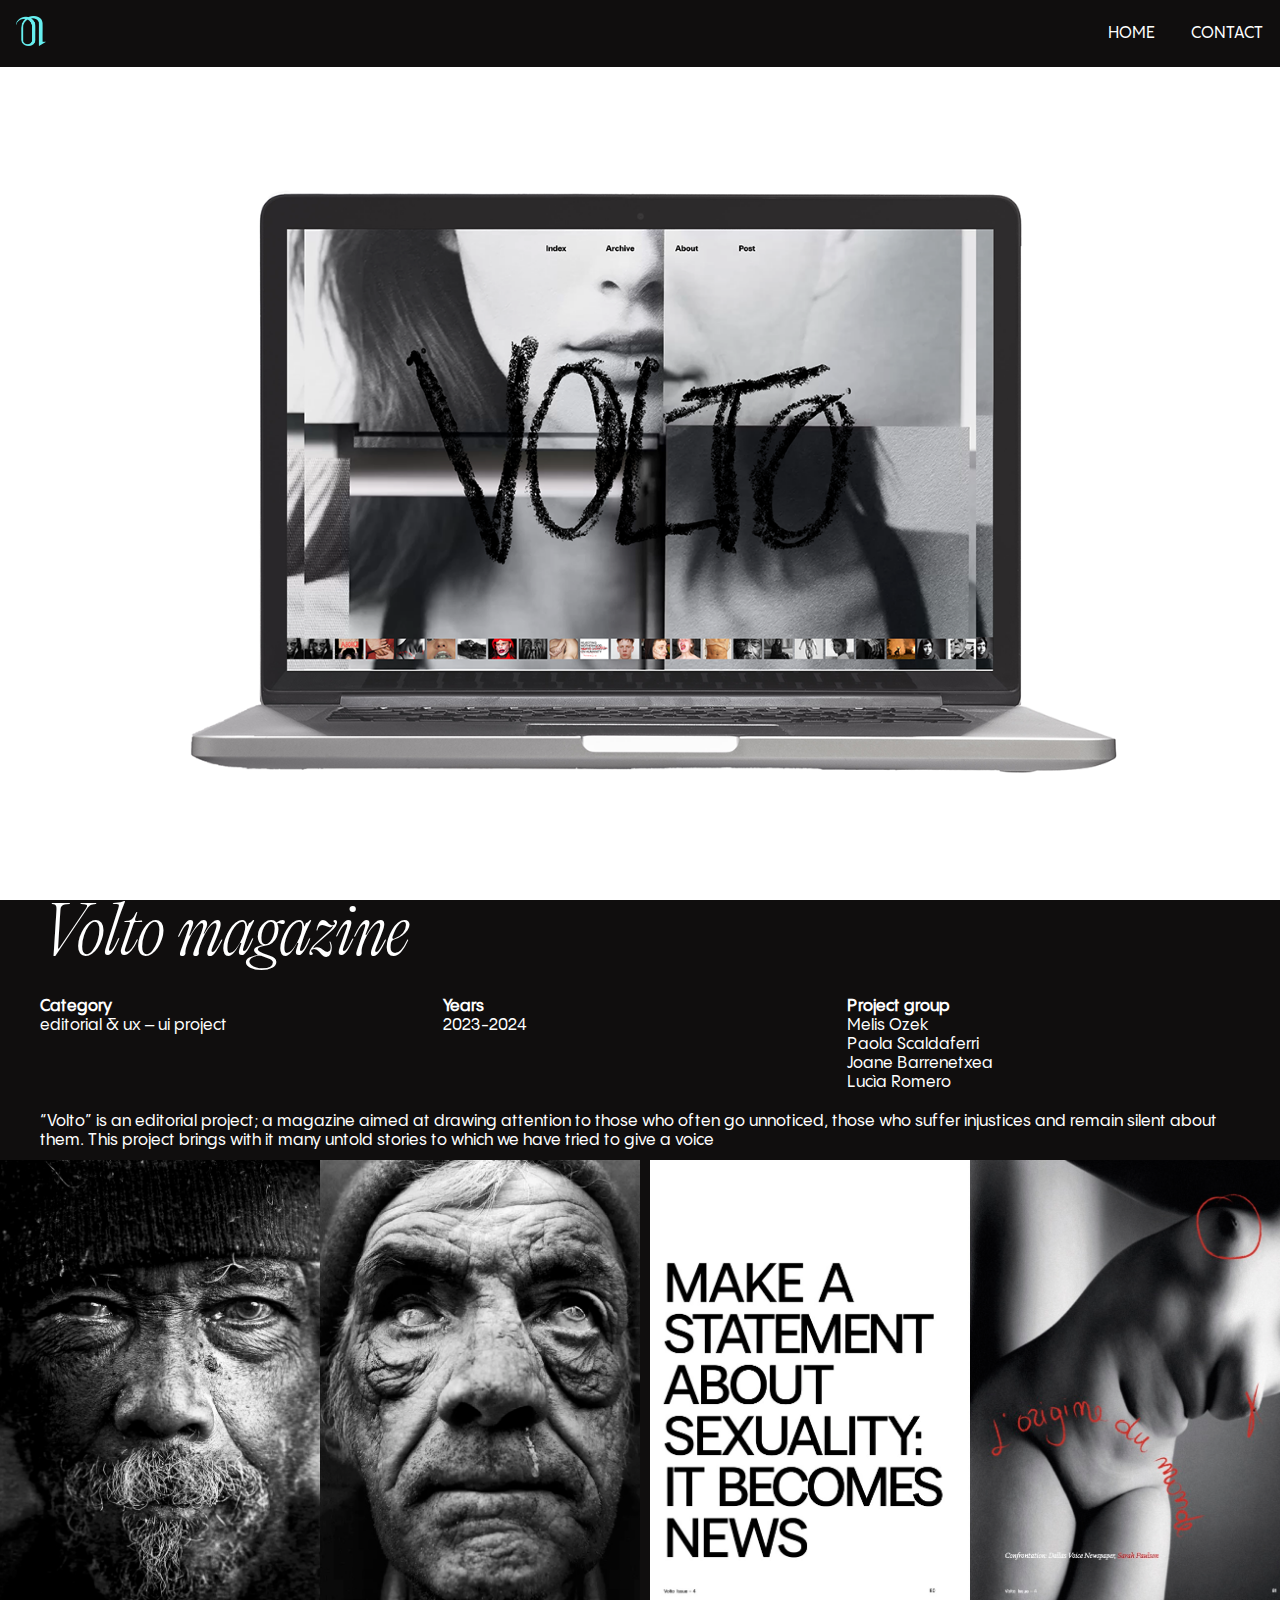
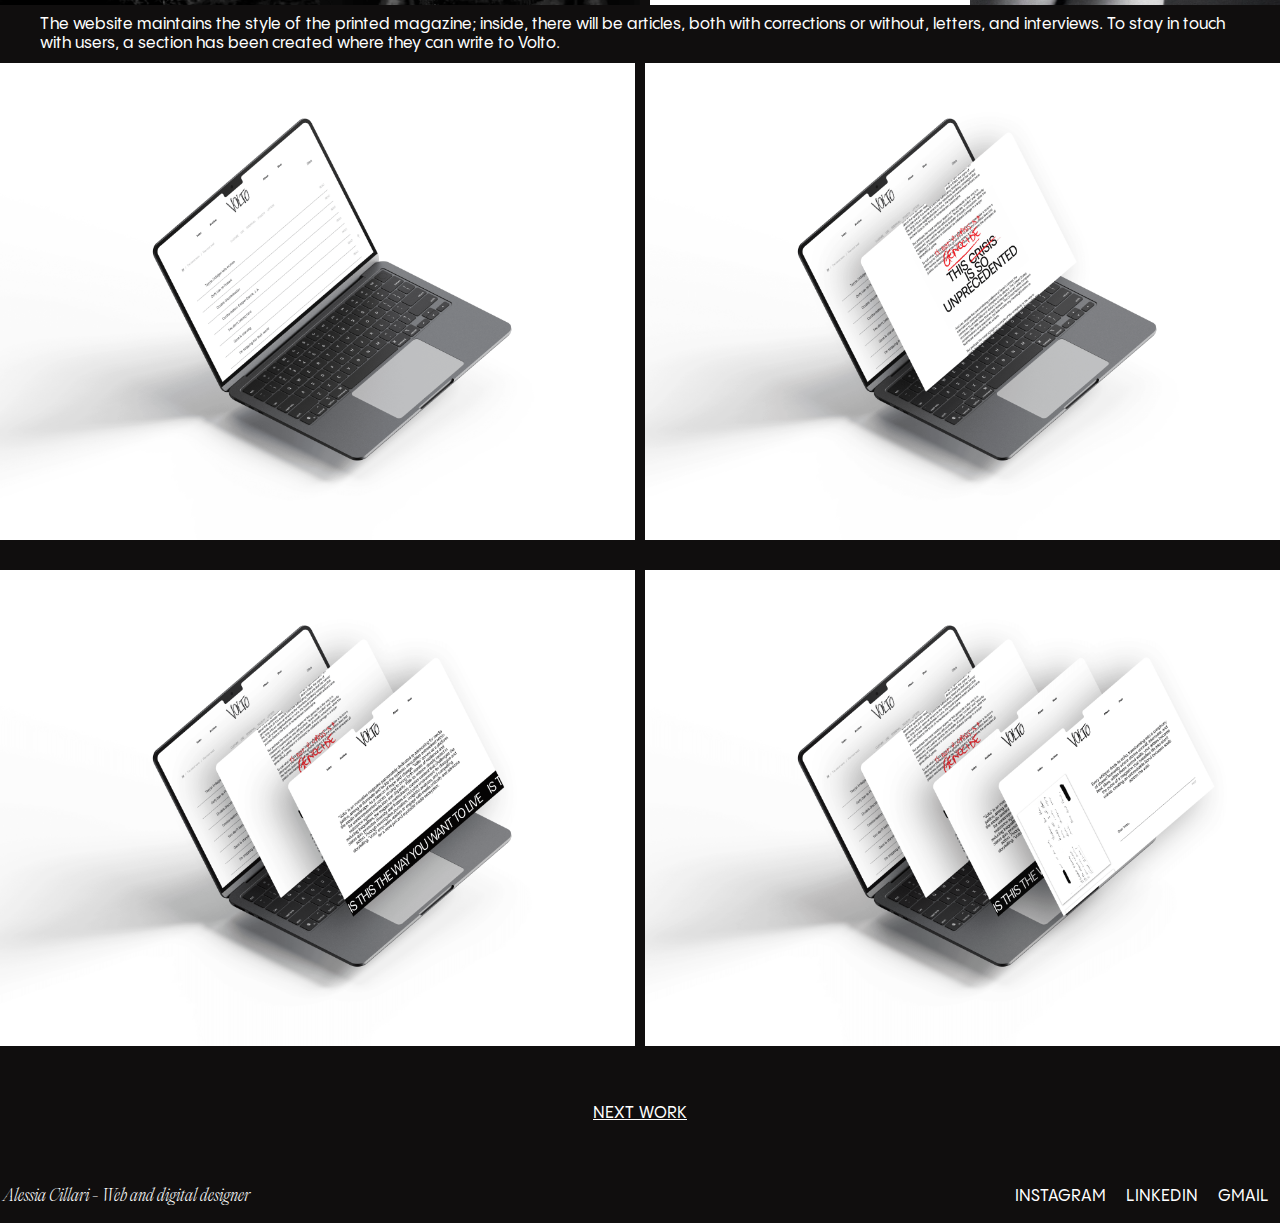
<file: volto.html>
<!DOCTYPE html>
<html lang="it">

<meta charset="UTF-8">
<meta name="viewport" content="width=device-width, initial-scale=1.0">

<!-- link fogli di stile -->
<link rel="stylesheet" href="stile.css">

<title> Volto magazines project </title>
</head>

<body>
  <nav class="top-bar">
    <a class="logo" href="index.html">
      <img src="img/logo.png" alt="" width="30" height="30">
    </a>
    <div class="navbar">
      <a class="nav-item" href="index.html">Home</a>
      <a class="nav-item" href="contact.html">Contact</a>
    </div>
    </div>
  </nav>

  <div class="lavoro cinque"> </div>

  <div class="container">
    <h1> Volto magazine </h1>
    <div class="text-intro">
      <p class="p-uno">
        <b> Category </b>
        <br>
        editorial & ux – ui project
      </p>

      <p class="p-due">
        <b> Years</b>
        <br>
        2023-2024
      </p>

      <p>
        <b> Project group</b>
        <br>
        Melis Ozek
        <br>
        Paola Scaldaferri
        <br>
        Joane Barrenetxea
        <br>
        Lucìa Romero
      </p>
    </div>
    <p>“Volto” is an editorial project; a magazine aimed at drawing attention to those who often go unnoticed, those who
      suffer injustices and remain silent about them.
      This project brings with it many untold stories to which we have tried to give a voice
    </p>
  </div>

  <main class="grid-work">
    <img src="img/volto/voltospread.jpg" alt="" class="img-lavori">
    <img src="img/volto/voltospreaddue.jpg" alt="" class="img-lavori">
  </main>

  <div class="container">
    <p>The website maintains the style of the printed magazine; inside, there will be articles, both with corrections or
      without, letters, and interviews. To stay in touch with users, a section has been created where they can write to
      Volto.
    </p>
  </div>

  <main class="grid-work-due">
    <img src="img/volto/volto01.png" alt="" class="img-lavori" width="100%" height="auto">
    <img src="img/volto/volto02.png" alt="" class="img-lavori" width="100%" height="auto">
    <img src="img/volto/volto03.png" alt="" class="img-lavori" width="100%" height="auto">
    <img src="img/volto/volto04.png" alt="" class="img-lavori" width="100%" height="auto">

  </main>

  <div class="container">
    <a href="rayban.html" class="next-work"> Next work </a>
  </div>

  <footer>
    <p>Alessia Cillari - Web and digital designer</p>

    <div class="contact">
      <a href="https://www.instagram.com/alexcill?igsh=MTY5dndxaGhya2ZpZg==">instagram</a>
      <a href="https://it.linkedin.com/in/alessia-cillari-953410252">linkedin</a>
      <a href="mailto:alessiacillari@gmail.com">gmail</a>
    </div>
  </footer>

</body>
</file>
<file: stile.css>
* {
  box-sizing: border-box;
  margin: 0;
}

:root {
  --main-font-family: 'PP Editorial Old';
  --second-font-family: 'PP Pangram Sans';
  --main-color: rgb(16, 14, 14);
  --gap-column: 10px;
}

html {
  font-family: var(--second-font-family), sans-serif;
  background-color: var(--main-color);

  color: white;
}

@font-face {
  font-family: 'PP Editorial Old';
  src: url('PPEditorialOld-UltralightItalic.woff2') format('woff2'),
    url('PPEditorialOld-UltralightItalic.woff') format('woff');
  font-weight: 200;
  font-style: italic;
  font-display: swap;
}

@font-face {
  font-family: 'PP Pangram Sans';
  src: url('PPPangramSans-Medium.woff2') format('woff2'),
    url('PPPangramSans-Medium.woff') format('woff');
  font-weight: 500;
  font-style: normal;
  font-display: swap;
}

h1 {
  font-family: var(--main-font-family);

  font-size: 4em;
  color: white;

  font-weight: 500;

  text-align: left;

  /* padding: 3em .2em; */
}

.top-bar {
  width: 100%;

  display: flex;
  justify-content: space-between;
  align-items: center;

  position: fixed;
  top: 0;
  left: auto;

  z-index: 2;

  background-color: var(--main-color);
}

.logo {
  padding: 1em;
}

.nav-item {
  color: white;

  padding: 1em;
  text-decoration: none;

  text-transform: uppercase;
}

.navbar a:hover {
  color: cyan;
}

/* header w/ some info */

header {
  display: flex;
  justify-content: space-between;

  text-transform: uppercase;

  margin: 200px 10px 10px 10px;
}

header a {
  color: white;
}

header a:hover {
  color: cyan;
}


/* da qui scroll del main -> parallax effect */

.lavoro {
  /* Full height */
  height: 100vh;

  /* Create the parallax scrolling effect */
  background-attachment: fixed;
  background-position: center;
  background-repeat: no-repeat;
  background-size: cover;
}

.uno {
  background-image: url('img/mockuptesi.png');

}

.due {
  background-image: url('img/unmelt.png');
}

.tre {
  background-image: url('img/flexform02.png');
}

.quattro {
  background-image: url('img/specimen.png');
}

.cinque {
  background-image: url('img/volto.png');
}

.sei {
  background-image: url('img/rayban.png');
}

.text-work {

  height: 100vh;
  width: 100%;

  padding: 1em;

  display: grid;
  grid-template-rows: 1fr;
  grid-template-columns: 1fr 1fr 1fr;
  gap: var(--gap-column);

  align-items: flex-start;

  justify-content: end;

  align-items: center;

  text-align: center;
}

.cta {
  font-family: var(--second-font-family);

  font-size: 1em;
  color: var(--main-color);

  text-decoration: underline;

  text-transform: uppercase;

  text-shadow: none;

  grid-row: 1/2;
  grid-column: 3/4;
}

.text-work a:hover {
  color: cyan;
}

h2 {
  font-family: var(--main-font-family);

  font-size: 2em;

  font-weight: 900;

  color: var(--main-color);

  grid-row: 1/2;
  grid-column: 2/3;

  line-height: 36px;
}

.p-work {
  color: var(--main-color);

  font-size: 1em;

  text-transform: uppercase;

  grid-row: 1/2;
  grid-column: 1/2;
}

/* footer */

footer {
  display: flex;

  justify-content: space-between;
  align-items: center;
  /* flex-direction: column-reverse; */


  padding: 1em .2em;
}

footer p {
  font-family: var(--main-font-family);

  font-size: 1em;
}

footer a {
  color: white;

  padding: .5em;

  text-decoration: none;

  text-transform: uppercase;
}

footer a:hover {
  color: cyan;
}

/* Media query home */
@media (max-width: 800px) {
  header {
    flex-direction: column;
    gap: var(--gap-column);
  }

  header p {
    font-size: 20px;
  }

  .lavoro {
    height: 100vh;
    background-position: center;
    background-repeat: no-repeat;
    background-size: cover;}

  .uno {
    background-image: url('img/mobile/mockuptesi.png');
  
  }
  
  .due {
    background-image: url('img/mobile/unmelt.png');
  }
  
  .tre {
    background-image: url('img/mobile/flexform02.png');
  }
  
  .quattro {
    background-image: url('img/mobile/specimen.png');
  }
  
  .cinque {
    background-image: url('img/mobile/volto.png');
  }
  
  .sei {
    background-image: url('img/mobile/rayban.png');
  }

  footer {
    flex-direction: column-reverse;
  }
}

/* CONTACT PAGE */

.contact-img {
  background-image: url(img/businesscard.png);
}

.card {
  display: flex;
  flex-direction: column;
  justify-content: center;


  height: 100vh;

  background-color: var(--main-color);

  font-size: 3em;
  text-transform: uppercase;
}

.card a {
  color: white;
}

.card a:hover {
  color: cyan;
}

.card p {
  margin: 10px;
}

/* Media query contact */
@media (max-width: 800px) {
  .card {
    font-size: 1.5em;
  }

  .contact-img {
    background-position: left;
  }
}

/* INIZIANO CLASSI LAVORI */
/* Primo lavoro Daemap */

.container {
  margin: 0 auto;
  max-width: 1200px;
}

.text-intro {
  display: grid;
  grid-template-rows: 1fr;
  grid-template-columns: 1fr 1fr 1fr;

  gap: var(--gap-column);

  margin: 20px 0px;
}

.p-uno {
  grid-column: 1/2;
  grid-row: 1/2;
}

.p-due {
  grid-column: 2/3;
  grid-row: 1/2;
}

.grid-work {
  display: flex;

  gap: var(--gap-column);
}

.img-lavori {
  min-width: 50%;
  height: auto;

  margin: 10px 0;
}

.grid-work-due {
  min-width: 100%;

  display: grid;

  grid-template-rows: 1fr 1fr;
  grid-template-columns: 1fr 1fr;

  gap: var(--gap-column);
}

.img-lavori-due {
  width: 100%;

  margin: 10px 0;
}

.next-work {
  display: flex;

  align-items: center;
  justify-content: center;

  padding: 3em;

  color: white;
  text-transform: uppercase;
}

.next-work:hover {
  color: cyan;
}



/* Media query works */
@media (max-width: 800px) {

  .container {
    margin: auto 10px;
  }

  .grid-work {
    flex-direction: column;
    gap: 0;
  }

  .img-lavori {
    min-width: 100%;
    height: auto;
  }

  .grid-work-due {
    min-width: 100%;

    display: flex;
    flex-direction: column;
  }
}
</file>
